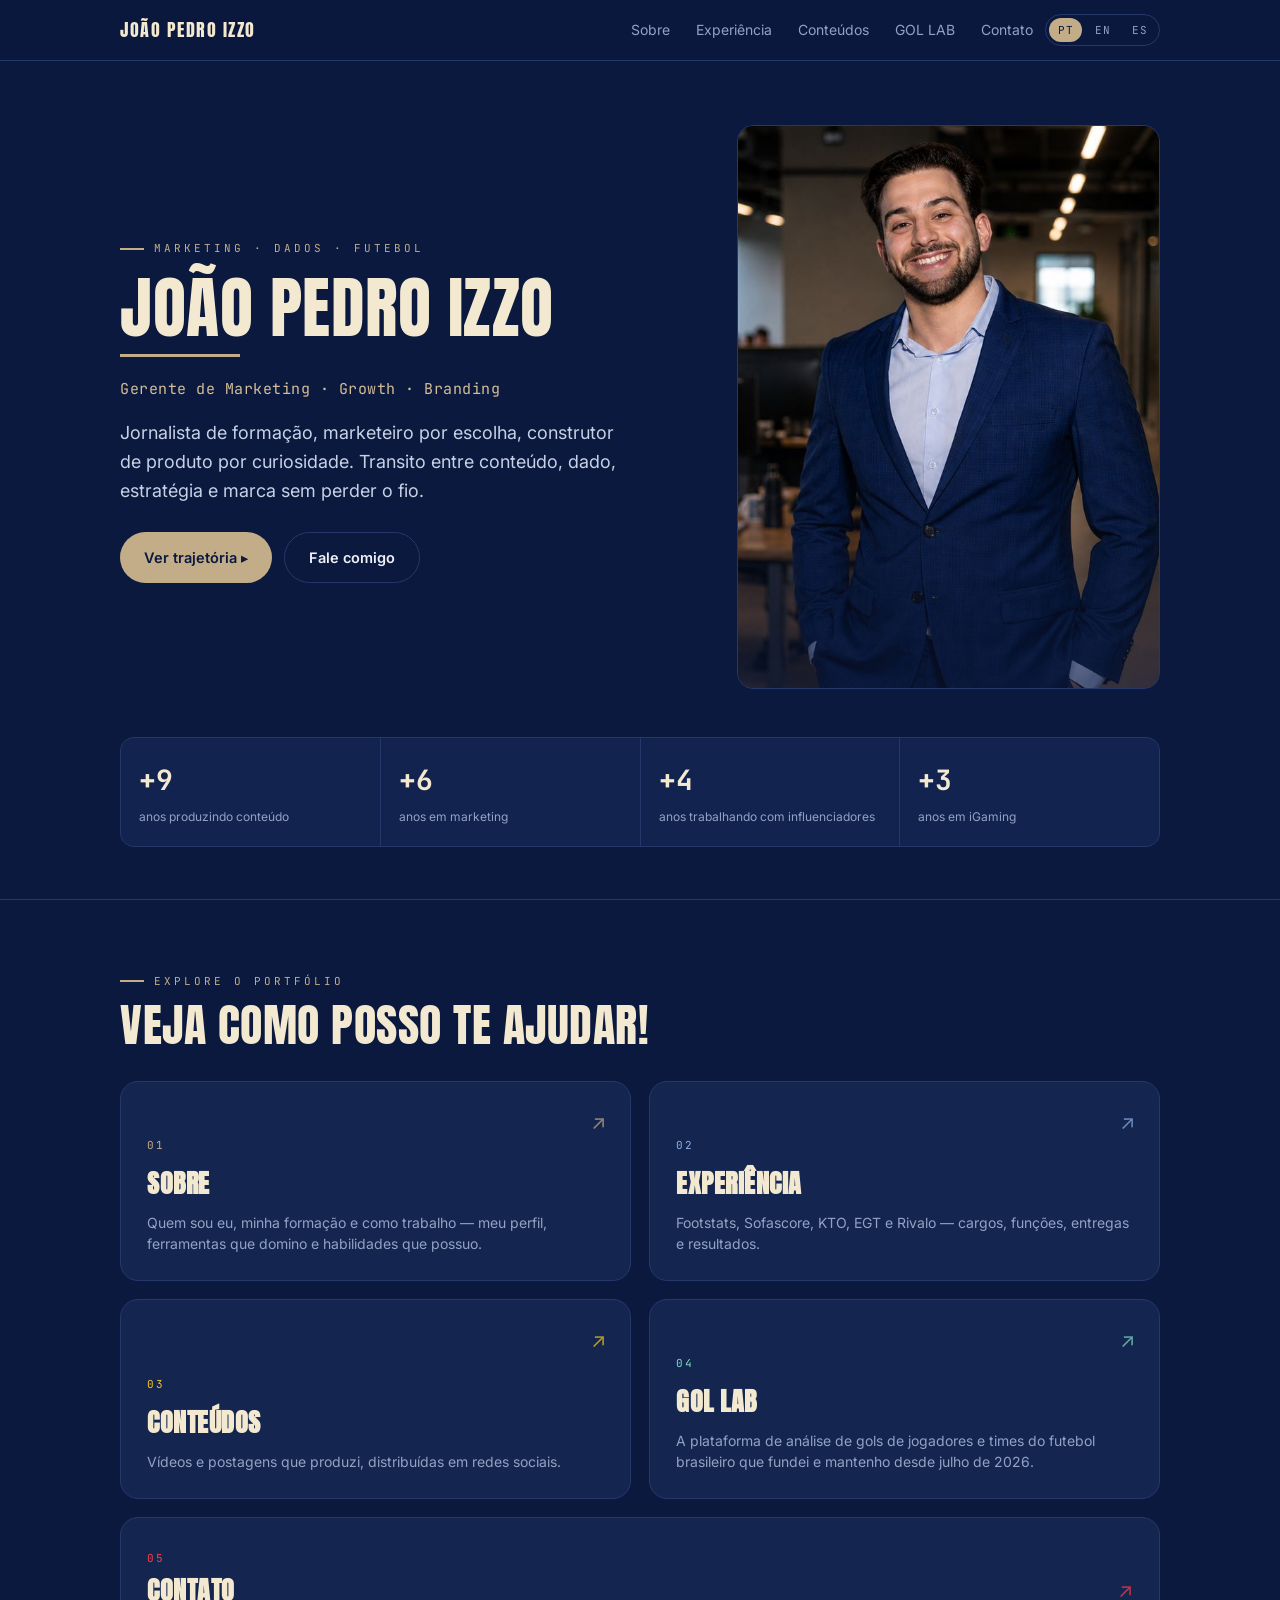
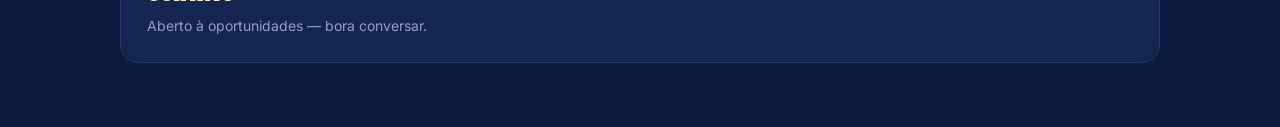
<file: index.html>
<!DOCTYPE html>
<html lang="pt">
<head>
<meta charset="UTF-8">
<meta name="viewport" content="width=device-width, initial-scale=1">
<title>João Pedro Izzo — Portfólio</title>
<link rel="icon" type="image/png" sizes="32x32" href="img/favicon-32.png">
<link rel="apple-touch-icon" sizes="180x180" href="img/favicon-180.png">
<link rel="preconnect" href="https://fonts.googleapis.com">
<link rel="preconnect" href="https://fonts.gstatic.com" crossorigin>
<link href="https://fonts.googleapis.com/css2?family=Anton&family=Inter:wght@400;500;600;700&family=JetBrains+Mono:wght@400;500&display=swap" rel="stylesheet">
<link rel="stylesheet" href="style.css">

</head>
<body id="top">
<header>
  <nav class="wrap">
    <a href="index.html" class="brand">JOÃO PEDRO IZZO</a>
    <div class="navlinks">
      <a href="sobre.html" data-i="nav_about">Sobre</a>
      <a href="experiencia.html" data-i="nav_journey">Experiência</a>
      <a href="conteudos.html" data-i="nav_content">Conteúdos</a>
      <a href="gollab.html">GOL LAB</a>
      <a href="contato.html" data-i="nav_contact">Contato</a>
    </div>
    <div class="langsel">
      <button data-lang="pt">PT</button>
      <button data-lang="en">EN</button>
      <button data-lang="es">ES</button>
    </div>
    <button class="menubtn" id="menubtn" aria-label="Menu">
      <svg width="26" height="26" viewBox="0 0 24 24" fill="none" stroke="currentColor" stroke-width="2"><line x1="4" y1="7" x2="20" y2="7"/><line x1="4" y1="12" x2="20" y2="12"/><line x1="4" y1="17" x2="20" y2="17"/></svg>
    </button>
  </nav>
  <div class="mobile-menu" id="mobileMenu">
    <a href="sobre.html" data-i="nav_about">Sobre</a>
    <a href="experiencia.html" data-i="nav_journey">Experiência</a>
    <a href="conteudos.html" data-i="nav_content">Conteúdos</a>
    <a href="gollab.html">GOL LAB</a>
    <a href="contato.html" data-i="nav_contact">Contato</a>
  </div>
</header>
<main>
  <section class="hero" style="border-top:none">
    <div class="wrap hero-grid">
      <div>
        <span class="eyebrow" data-i="hero_eyebrow">Marketing · Dados · Futebol</span>
        <h1 class="display name">João Pedro Izzo</h1>
        <div class="goldline"></div>
        <div class="role" data-i="hero_role">Gerente de Marketing · Growth · Branding</div>
        <p class="lede" data-i="hero_lede">Jornalista de formação, marketeiro por escolha, construtor de produto por curiosidade. Transito entre conteúdo, dado, estratégia e marca sem perder o fio.</p>
        <div class="hero-cta">
          <a class="btn btn-primary" href="experiencia.html" data-i="hero_cta1">Ver trajetória ▸</a>
          <a class="btn btn-ghost" href="contato.html" data-i="hero_cta2">Fale comigo</a>
        </div>
      </div>
      <div class="hero-photo"><img src="[data-uri]" alt="João Pedro Izzo"></div>
    </div>
    <div class="wrap">
      <div class="kpis reveal">
        <div class="kpi"><div class="n">+9</div><div class="l" data-i="kpi1">anos produzindo conteúdo</div></div>
        <div class="kpi"><div class="n">+6</div><div class="l" data-i="kpi2">anos em marketing</div></div>
        <div class="kpi"><div class="n">+4</div><div class="l" data-i="kpi3">anos trabalhando com influenciadores</div></div>
        <div class="kpi"><div class="n">+3</div><div class="l" data-i="kpi4">anos em iGaming</div></div>
      </div>
    </div>
  </section>

  <section>
    <div class="wrap">
      <div class="sec-head reveal">
        <span class="eyebrow" data-i="home_explore_eyebrow">Explore o portfólio</span>
        <h2 class="display" data-i="home_explore_title">Por onde quer começar?</h2>
      </div>
      <div class="blockgrid reveal">
        <a class="blockcard" href="sobre.html" style="--accent:var(--gold)">
          <span class="bc-arrow">↗</span><span class="bc-eyebrow">01</span>
          <h3 data-i="bl_about_t">Sobre</h3>
          <p data-i="bl_about_d">Quem sou, minha formação e como trabalho.</p>
        </a>
        <a class="blockcard" href="experiencia.html" style="--accent:var(--riv)">
          <span class="bc-arrow">↗</span><span class="bc-eyebrow">02</span>
          <h3 data-i="bl_exp_t">Experiência</h3>
          <p data-i="bl_exp_d">Footstats, Sofascore, KTO, EGT e Rivalo.</p>
        </a>
        <a class="blockcard" href="conteudos.html" style="--accent:var(--foot)">
          <span class="bc-arrow">↗</span><span class="bc-eyebrow">03</span>
          <h3 data-i="bl_content_t">Conteúdos</h3>
          <p data-i="bl_content_d">Vídeos e posts que produzi.</p>
        </a>
        <a class="blockcard" href="gollab.html" style="--accent:var(--egt)">
          <span class="bc-arrow">↗</span><span class="bc-eyebrow">04</span>
          <h3 data-i="bl_gollab_t">GOL LAB</h3>
          <p data-i="bl_gollab_d">A plataforma de Goal Intelligence que fundei.</p>
        </a>
        <a class="blockcard wide" href="contato.html" style="--accent:var(--kto)">
          <div><span class="bc-eyebrow">05</span><h3 data-i="bl_contact_t">Contato</h3><p data-i="bl_contact_d">Aberto à oportunidades — bora conversar.</p></div>
          <span class="bc-arrow" style="position:static">↗</span>
        </a>
      </div>
    </div>
  </section>
</main>
<script src="data.js"></script>
<script src="app.js"></script>
</body>
</html>
</file>
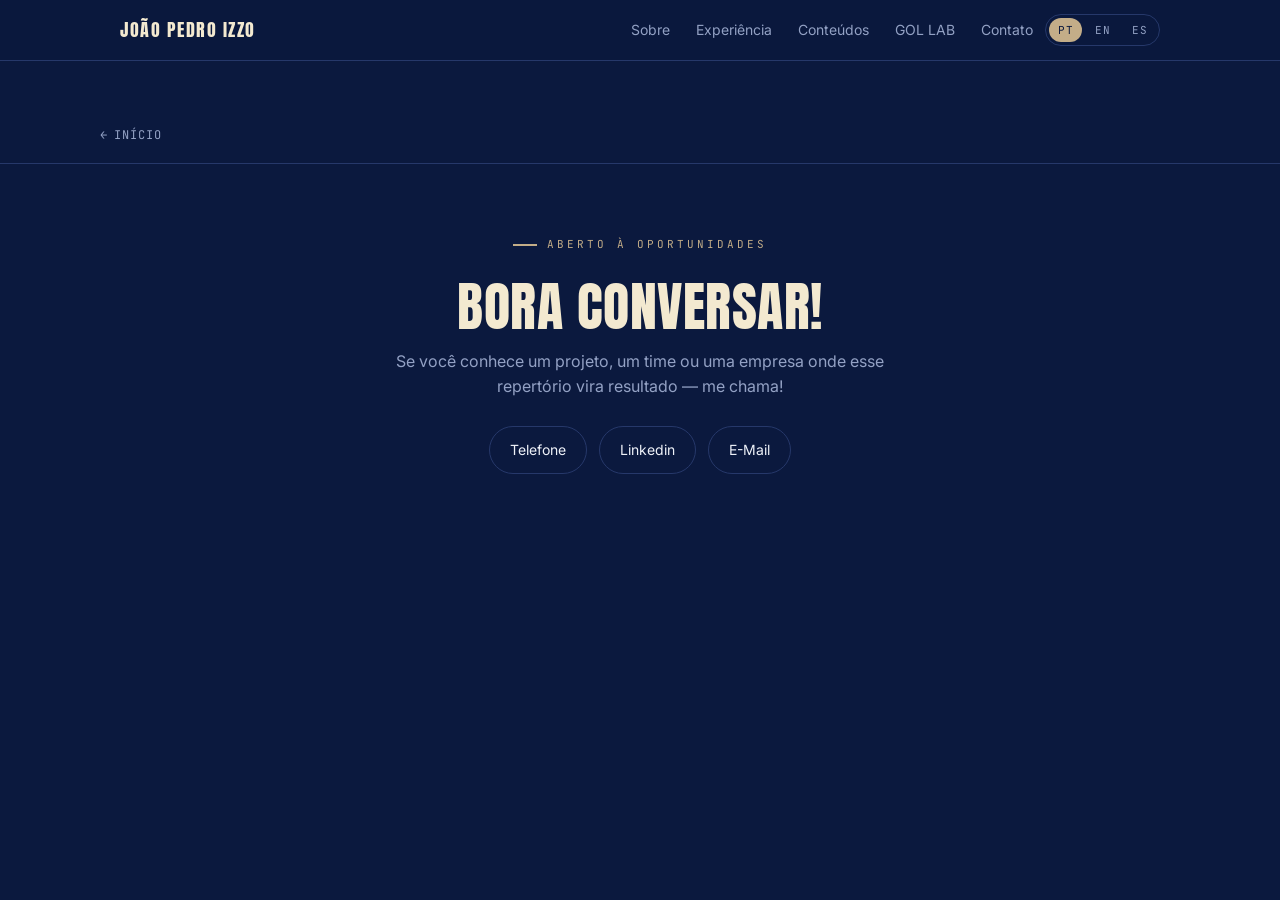
<file: contato.html>
<!DOCTYPE html>
<html lang="pt">
<head>
<meta charset="UTF-8">
<meta name="viewport" content="width=device-width, initial-scale=1">
<title>Contato — João Pedro Izzo</title>
<link rel="icon" type="image/png" sizes="32x32" href="img/favicon-32.png">
<link rel="apple-touch-icon" sizes="180x180" href="img/favicon-180.png">
<link rel="preconnect" href="https://fonts.googleapis.com">
<link rel="preconnect" href="https://fonts.gstatic.com" crossorigin>
<link href="https://fonts.googleapis.com/css2?family=Anton&family=Inter:wght@400;500;600;700&family=JetBrains+Mono:wght@400;500&display=swap" rel="stylesheet">
<link rel="stylesheet" href="style.css">

</head>
<body id="top">
<header>
  <nav class="wrap">
    <a href="index.html" class="brand">JOÃO PEDRO IZZO</a>
    <div class="navlinks">
      <a href="sobre.html" data-i="nav_about">Sobre</a>
      <a href="experiencia.html" data-i="nav_journey">Experiência</a>
      <a href="conteudos.html" data-i="nav_content">Conteúdos</a>
      <a href="gollab.html">GOL LAB</a>
      <a href="contato.html" class="active" data-i="nav_contact">Contato</a>
    </div>
    <div class="langsel">
      <button data-lang="pt">PT</button>
      <button data-lang="en">EN</button>
      <button data-lang="es">ES</button>
    </div>
    <button class="menubtn" id="menubtn" aria-label="Menu">
      <svg width="26" height="26" viewBox="0 0 24 24" fill="none" stroke="currentColor" stroke-width="2"><line x1="4" y1="7" x2="20" y2="7"/><line x1="4" y1="12" x2="20" y2="12"/><line x1="4" y1="17" x2="20" y2="17"/></svg>
    </button>
  </nav>
  <div class="mobile-menu" id="mobileMenu">
    <a href="sobre.html" data-i="nav_about">Sobre</a>
    <a href="experiencia.html" data-i="nav_journey">Experiência</a>
    <a href="conteudos.html" data-i="nav_content">Conteúdos</a>
    <a href="gollab.html">GOL LAB</a>
    <a href="contato.html" data-i="nav_contact">Contato</a>
  </div>
</header>
<main>
  <div class="wrap page-head reveal">
    <a class="back-link" href="index.html">← <span data-i="back_home">Início</span></a>
  </div>
  <section id="contato">
    <div class="wrap contact">
      <span class="eyebrow" style="justify-content:center" data-i="contact_eyebrow">Aberto à oportunidades</span>
      <h2 class="display" data-i="contact_title">Bora conversar!</h2>
      <p data-i="contact_sub">Se você conhece um projeto, um time ou uma empresa onde esse repertório vira resultado — me chama!</p>
      <div class="social">
        <a class="wa" href="https://wa.me/5511945691002" target="_blank" rel="noopener">Telefone</a>
        <a href="https://www.linkedin.com/in/joãopedroizzo" target="_blank" rel="noopener">Linkedin</a>
        <a href="mailto:joaoizzo97@gmail.com">E-Mail</a>
      </div>
    </div>
  </section>
</main>
<script src="data.js"></script>
<script src="app.js"></script>
</body>
</html>
</file>
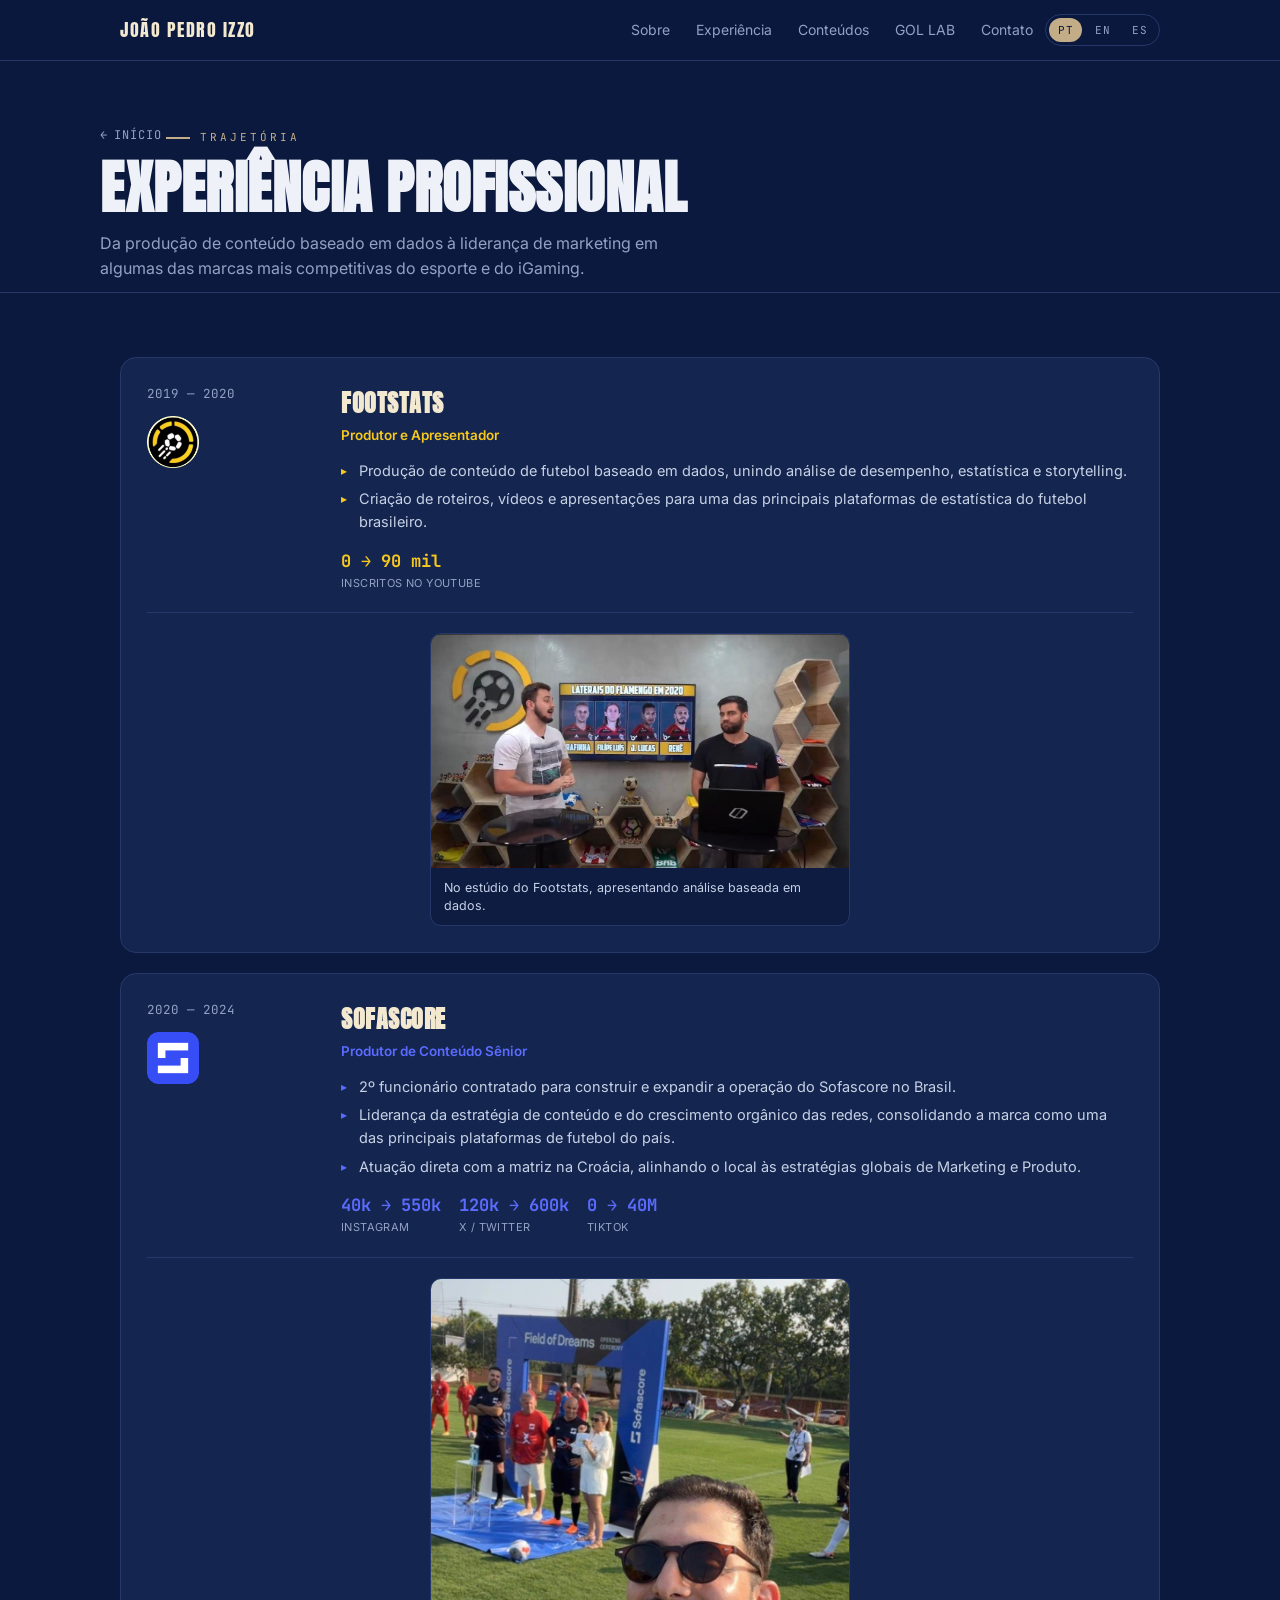
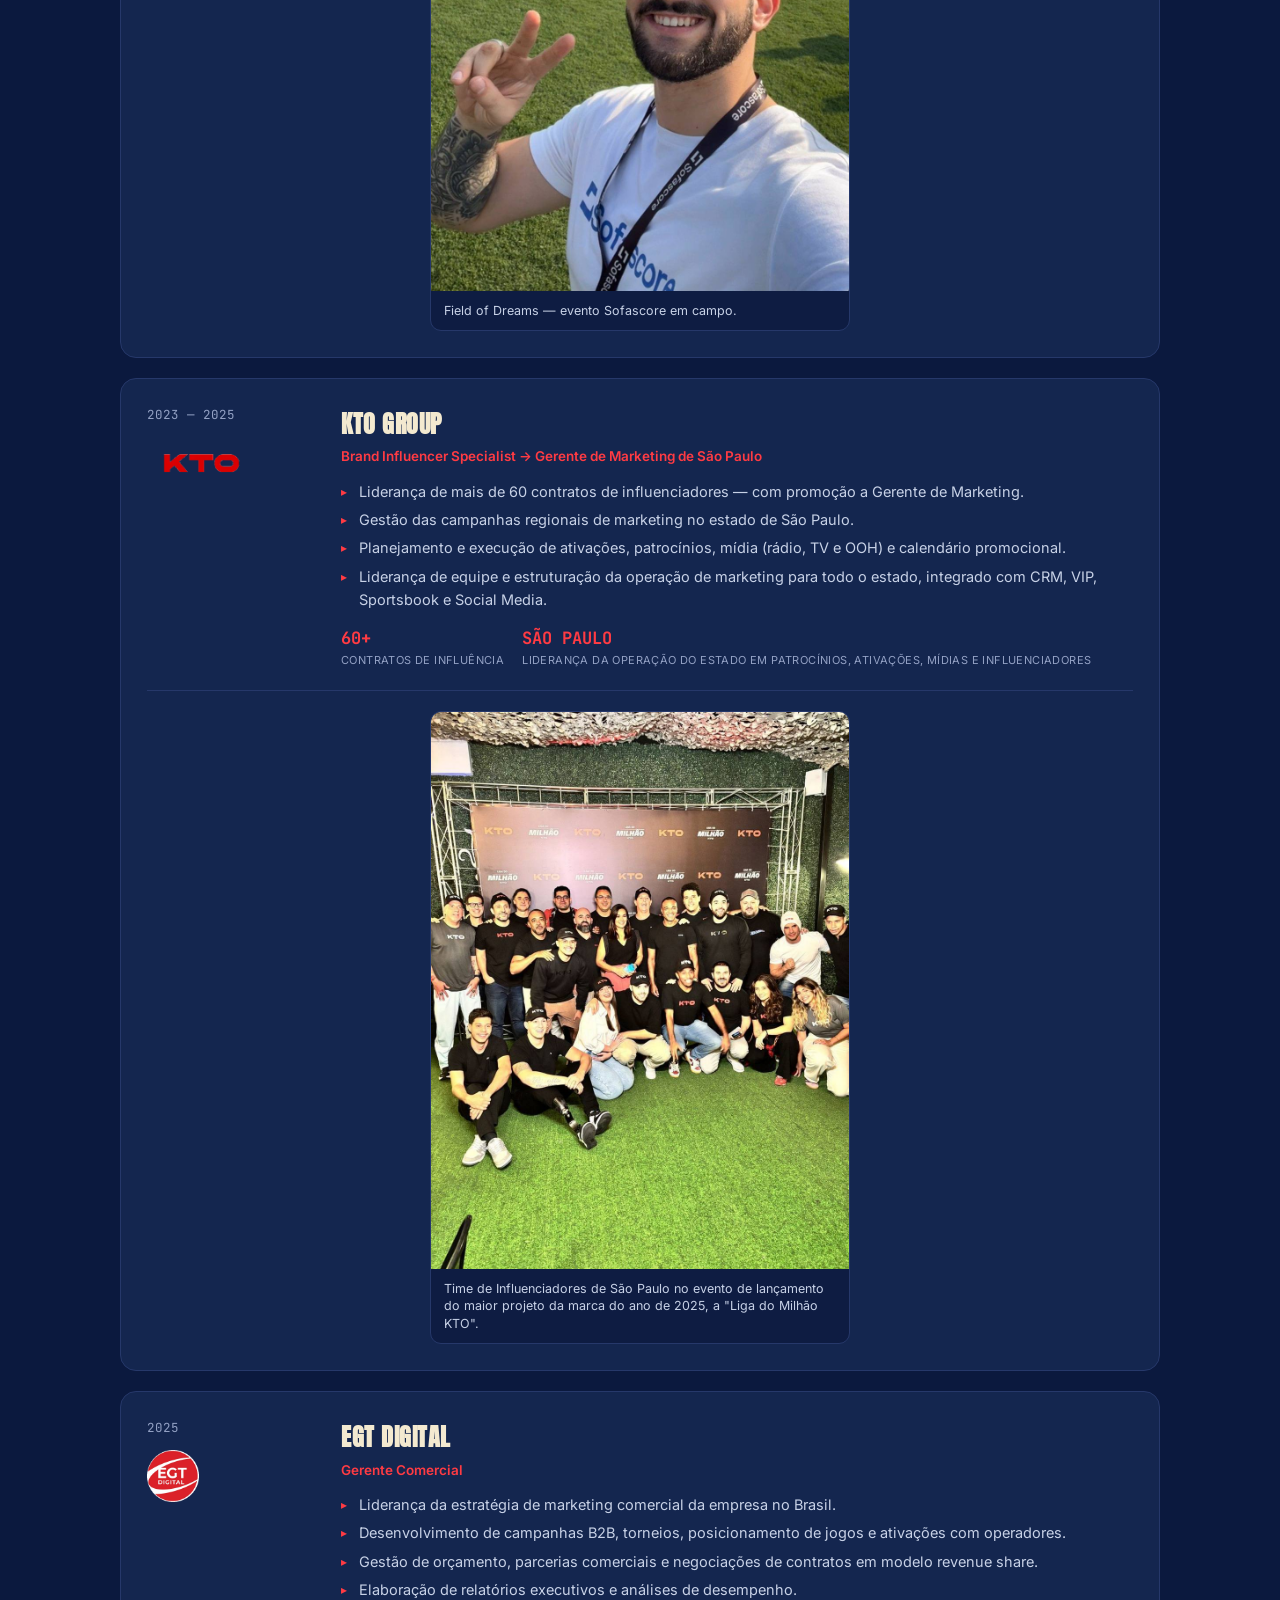
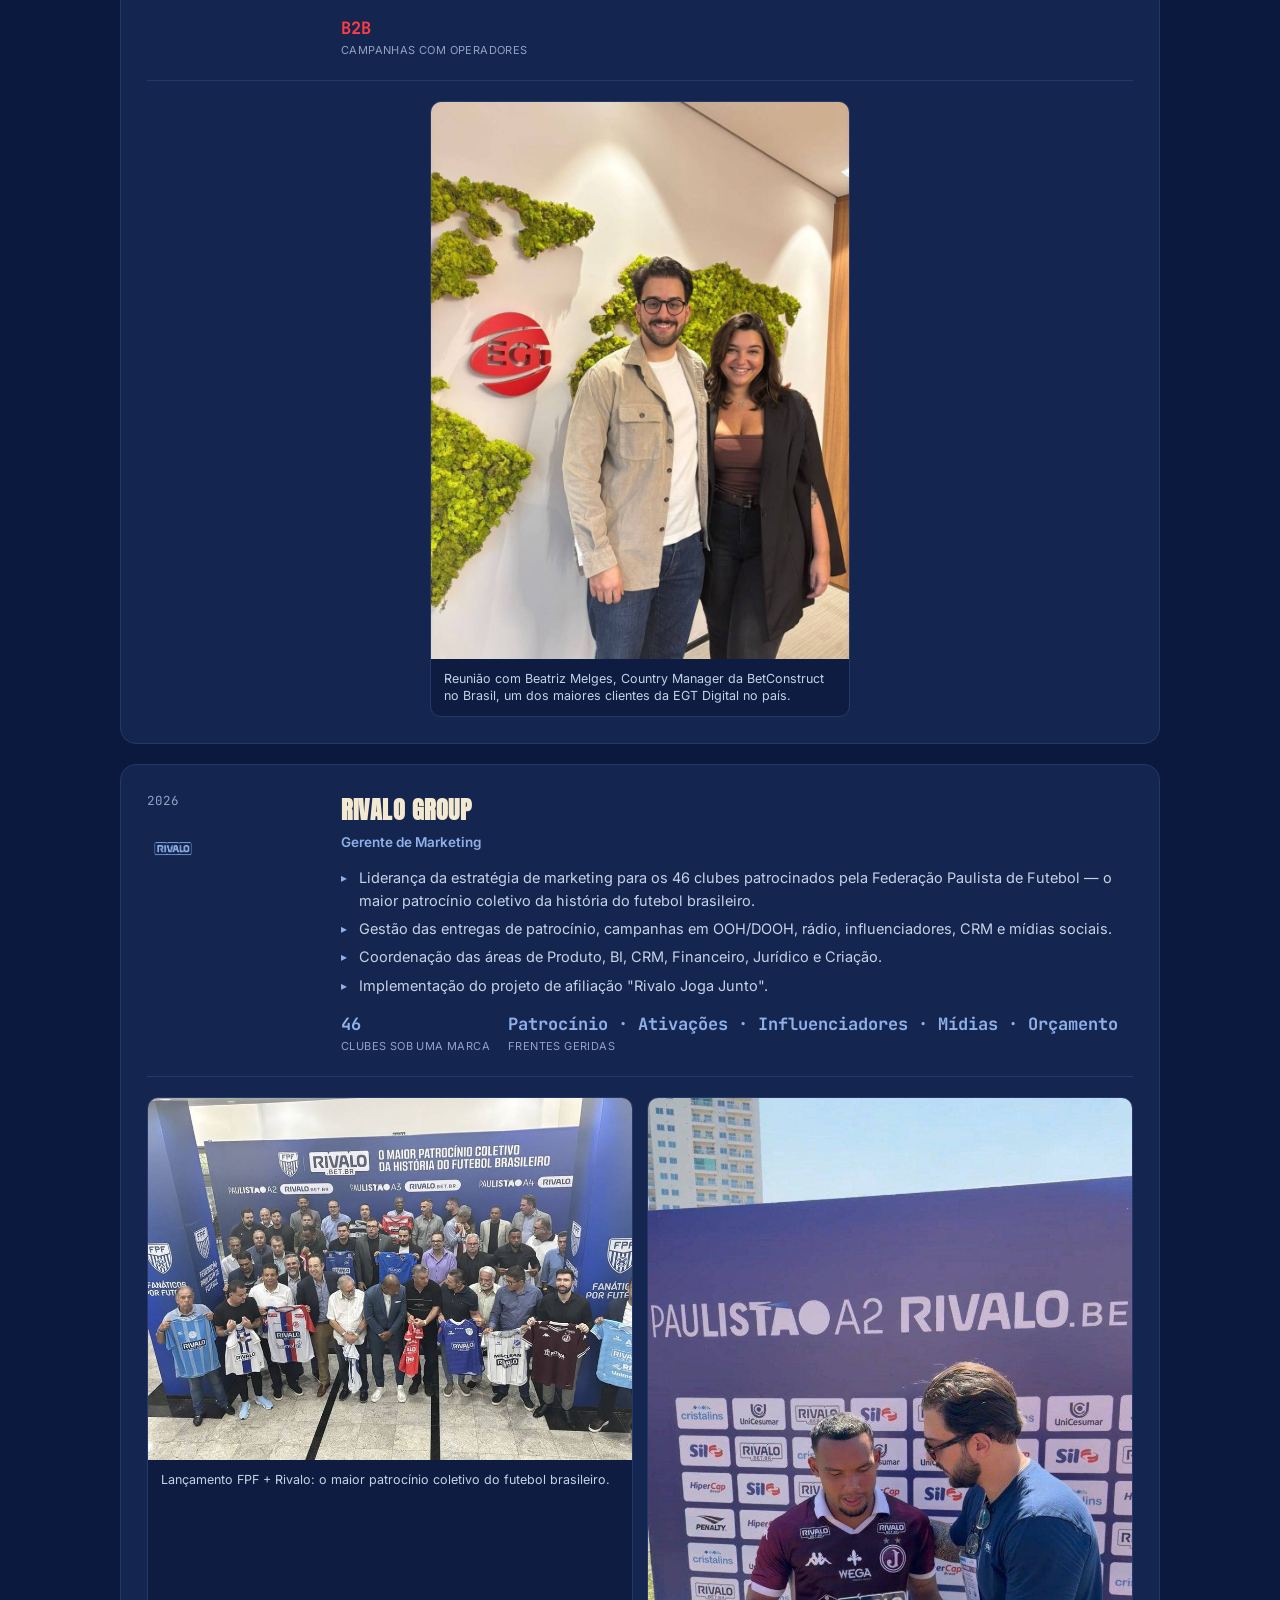
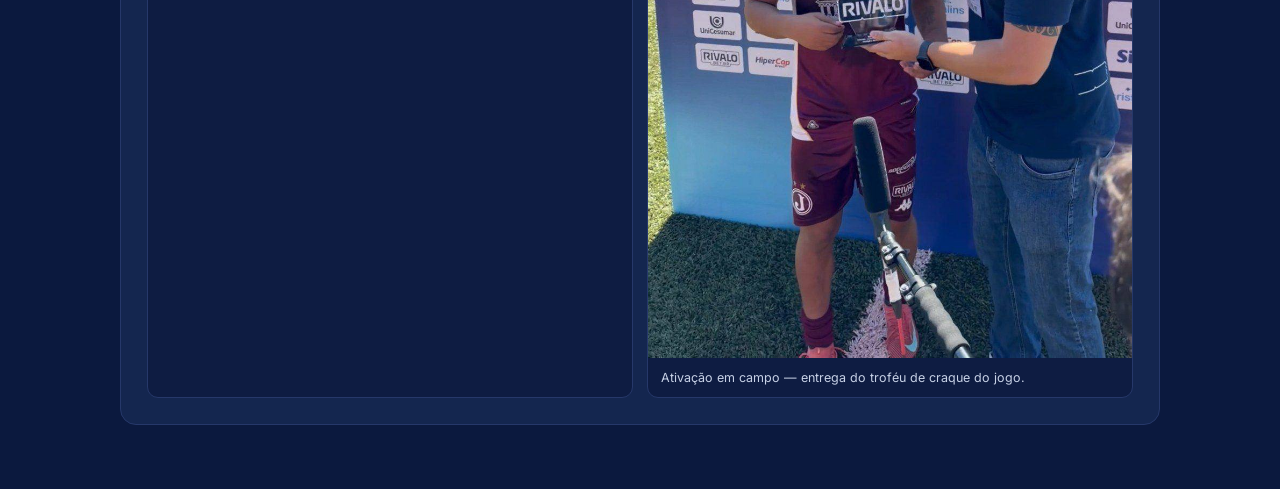
<file: experiencia.html>
<!DOCTYPE html>
<html lang="pt">
<head>
<meta charset="UTF-8">
<meta name="viewport" content="width=device-width, initial-scale=1">
<title>Experiência — João Pedro Izzo</title>
<link rel="icon" type="image/png" sizes="32x32" href="img/favicon-32.png">
<link rel="apple-touch-icon" sizes="180x180" href="img/favicon-180.png">
<link rel="preconnect" href="https://fonts.googleapis.com">
<link rel="preconnect" href="https://fonts.gstatic.com" crossorigin>
<link href="https://fonts.googleapis.com/css2?family=Anton&family=Inter:wght@400;500;600;700&family=JetBrains+Mono:wght@400;500&display=swap" rel="stylesheet">
<link rel="stylesheet" href="style.css">

</head>
<body id="top">
<header>
  <nav class="wrap">
    <a href="index.html" class="brand">JOÃO PEDRO IZZO</a>
    <div class="navlinks">
      <a href="sobre.html" data-i="nav_about">Sobre</a>
      <a href="experiencia.html" class="active" data-i="nav_journey">Experiência</a>
      <a href="conteudos.html" data-i="nav_content">Conteúdos</a>
      <a href="gollab.html">GOL LAB</a>
      <a href="contato.html" data-i="nav_contact">Contato</a>
    </div>
    <div class="langsel">
      <button data-lang="pt">PT</button>
      <button data-lang="en">EN</button>
      <button data-lang="es">ES</button>
    </div>
    <button class="menubtn" id="menubtn" aria-label="Menu">
      <svg width="26" height="26" viewBox="0 0 24 24" fill="none" stroke="currentColor" stroke-width="2"><line x1="4" y1="7" x2="20" y2="7"/><line x1="4" y1="12" x2="20" y2="12"/><line x1="4" y1="17" x2="20" y2="17"/></svg>
    </button>
  </nav>
  <div class="mobile-menu" id="mobileMenu">
    <a href="sobre.html" data-i="nav_about">Sobre</a>
    <a href="experiencia.html" data-i="nav_journey">Experiência</a>
    <a href="conteudos.html" data-i="nav_content">Conteúdos</a>
    <a href="gollab.html">GOL LAB</a>
    <a href="contato.html" data-i="nav_contact">Contato</a>
  </div>
</header>
<main>
  <div class="wrap page-head reveal">
    <a class="back-link" href="index.html">← <span data-i="back_home">Início</span></a>
    <span class="eyebrow" data-i="journey_eyebrow">Trajetória</span>
    <h1 data-i="journey_title">Experiência profissional</h1>
    <p data-i="exp_page_sub">Da produção de conteúdo baseado em dados à liderança de marketing em algumas das marcas mais competitivas do esporte e do iGaming.</p>
  </div>
  <section>
    <div class="wrap">
      <div class="timeline" id="timeline"></div>
    </div>
  </section>
</main>
<script src="data.js"></script>
<script src="app.js"></script>
</body>
</html>
</file>
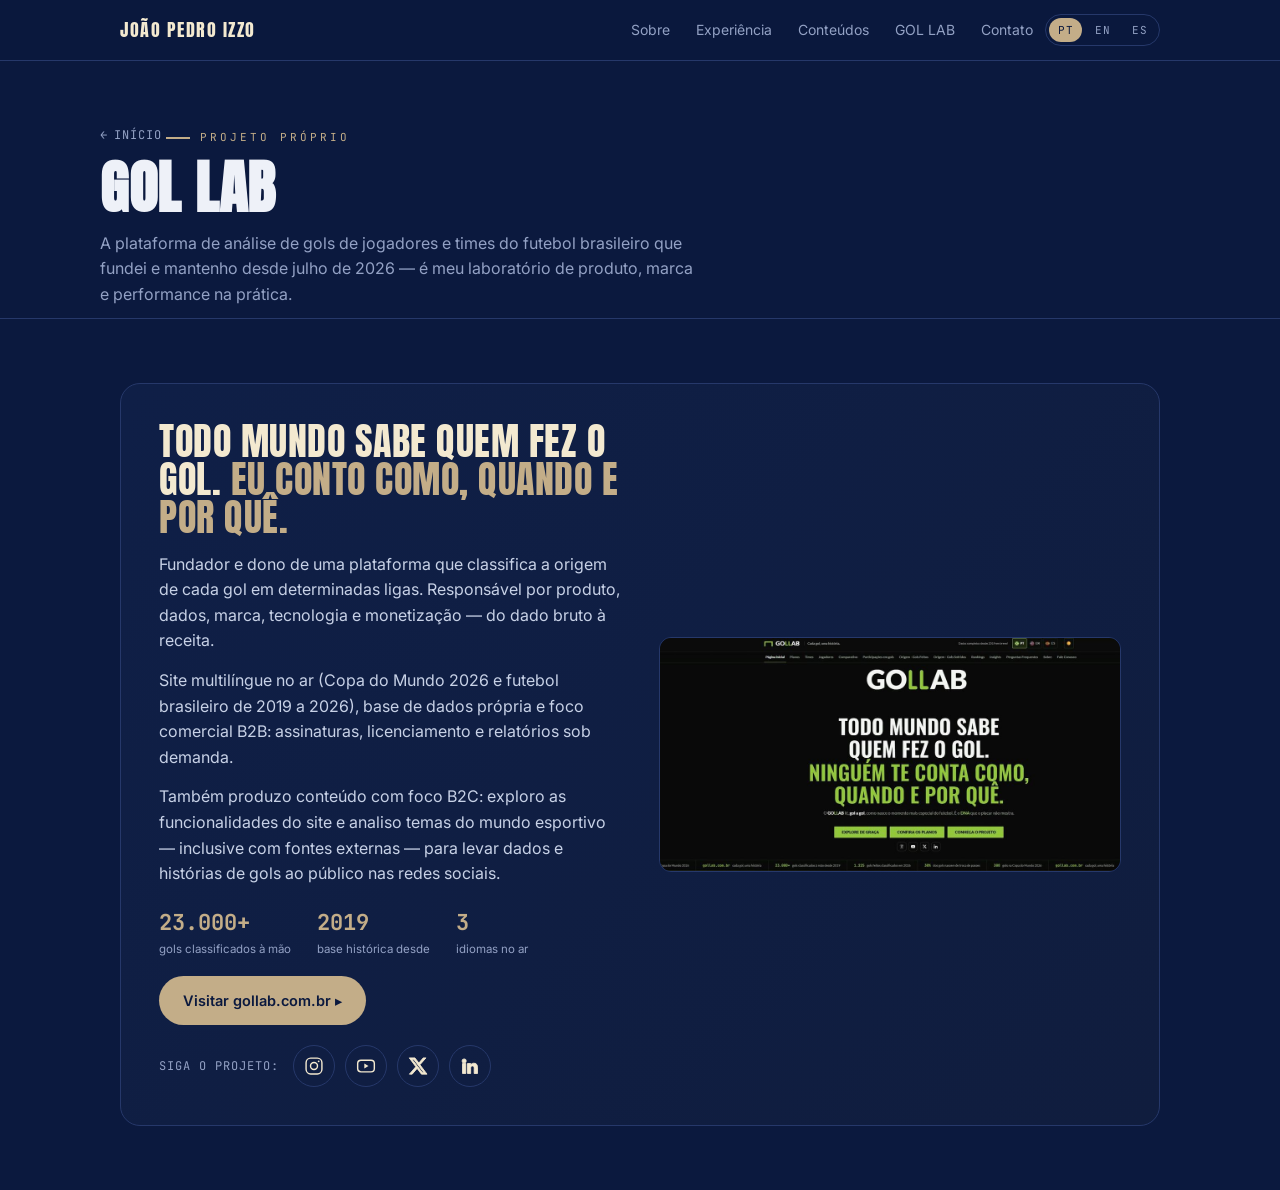
<file: gollab.html>
<!DOCTYPE html>
<html lang="pt">
<head>
<meta charset="UTF-8">
<meta name="viewport" content="width=device-width, initial-scale=1">
<title>GOL LAB — João Pedro Izzo</title>
<link rel="icon" type="image/png" sizes="32x32" href="img/favicon-32.png">
<link rel="apple-touch-icon" sizes="180x180" href="img/favicon-180.png">
<link rel="preconnect" href="https://fonts.googleapis.com">
<link rel="preconnect" href="https://fonts.gstatic.com" crossorigin>
<link href="https://fonts.googleapis.com/css2?family=Anton&family=Inter:wght@400;500;600;700&family=JetBrains+Mono:wght@400;500&display=swap" rel="stylesheet">
<link rel="stylesheet" href="style.css">

</head>
<body id="top">
<header>
  <nav class="wrap">
    <a href="index.html" class="brand">JOÃO PEDRO IZZO</a>
    <div class="navlinks">
      <a href="sobre.html" data-i="nav_about">Sobre</a>
      <a href="experiencia.html" data-i="nav_journey">Experiência</a>
      <a href="conteudos.html" data-i="nav_content">Conteúdos</a>
      <a href="gollab.html" class="active">GOL LAB</a>
      <a href="contato.html" data-i="nav_contact">Contato</a>
    </div>
    <div class="langsel">
      <button data-lang="pt">PT</button>
      <button data-lang="en">EN</button>
      <button data-lang="es">ES</button>
    </div>
    <button class="menubtn" id="menubtn" aria-label="Menu">
      <svg width="26" height="26" viewBox="0 0 24 24" fill="none" stroke="currentColor" stroke-width="2"><line x1="4" y1="7" x2="20" y2="7"/><line x1="4" y1="12" x2="20" y2="12"/><line x1="4" y1="17" x2="20" y2="17"/></svg>
    </button>
  </nav>
  <div class="mobile-menu" id="mobileMenu">
    <a href="sobre.html" data-i="nav_about">Sobre</a>
    <a href="experiencia.html" data-i="nav_journey">Experiência</a>
    <a href="conteudos.html" data-i="nav_content">Conteúdos</a>
    <a href="gollab.html">GOL LAB</a>
    <a href="contato.html" data-i="nav_contact">Contato</a>
  </div>
</header>
<main>
  <div class="wrap page-head reveal">
    <a class="back-link" href="index.html">← <span data-i="back_home">Início</span></a>
    <span class="eyebrow" data-i="gollab_eyebrow">Projeto próprio</span>
    <h1>GOL LAB</h1>
    <p data-i="gollab_sub">A plataforma de Goal Intelligence que fundei e sou dono — é meu laboratório de produto, marca e performance na prática.</p>
  </div>
  <section>
    <div class="wrap">
      <div class="feature reveal">
      <div>
        <h3 data-i="gollab_h">Todo mundo sabe quem fez o gol. <span class="g">Eu conto como, quando e por quê.</span></h3>
        <p data-i="gollab_p1">Fundador e dono de uma plataforma que classifica a origem de cada gol em determinadas ligas. Responsável por produto, dados, marca, tecnologia e monetização — do dado bruto à receita.</p>
        <p data-i="gollab_p2">Site multilíngue no ar (Copa do Mundo 2026 e futebol brasileiro de 2019 a 2026), base de dados própria e foco comercial B2B: assinaturas, licenciamento e relatórios sob demanda.</p>
        <p data-i="gollab_p3">Também produzo conteúdo com foco B2C: exploro as funcionalidades do site e analiso temas do mundo esportivo — inclusive com fontes externas — para levar dados e histórias de gols ao público nas redes sociais.</p>
        <div class="metrics">
          <div><div class="mn">23.000+</div><div class="ml" data-i="gollab_m1">gols classificados à mão</div></div>
          <div><div class="mn">2019</div><div class="ml" data-i="gollab_m2">base histórica desde</div></div>
          <div><div class="mn">3</div><div class="ml" data-i="gollab_m3">idiomas no ar</div></div>
        </div>
        <a class="btn btn-primary" href="https://gollab.com.br" target="_blank" rel="noopener" data-i="gollab_cta">Visitar gollab.com.br ▸</a>
        <div class="gollab-social">
          <span class="gs-label" data-i="gollab_social">Siga o projeto:</span>
          <div class="gs-icons">
            <a href="https://instagram.com/gollab.com.br" target="_blank" rel="noopener" aria-label="Instagram"><svg viewBox="0 0 24 24" fill="none" stroke-width="1.7"><rect x="2.5" y="2.5" width="19" height="19" rx="5.5"/><circle cx="12" cy="12" r="4.2"/><circle cx="17.6" cy="6.4" r="1.1" fill="currentColor" stroke="none"/></svg></a>
            <a href="https://www.youtube.com/@gollabcombr" target="_blank" rel="noopener" aria-label="YouTube"><svg viewBox="0 0 24 24" fill="none" stroke-width="1.7"><rect x="2" y="5" width="20" height="14" rx="4"/><path d="M10 9l5 3-5 3z" fill="currentColor" stroke="none"/></svg></a>
            <a href="https://x.com/gollabcombr" target="_blank" rel="noopener" aria-label="X"><svg viewBox="0 0 24 24" fill="currentColor" stroke="none"><path d="M18.24 2.25h3.31l-7.23 8.26 8.5 11.24h-6.65l-5.21-6.82-5.96 6.82H1.68l7.73-8.84L1.5 2.25h6.82l4.71 6.23zm-1.16 17.52h1.83L7.02 4.13H5.06z"/></svg></a>
            <a href="https://www.linkedin.com/company/gollab" target="_blank" rel="noopener" aria-label="LinkedIn"><svg viewBox="0 0 24 24" fill="currentColor" stroke="none"><path d="M4.98 3.5a2.5 2.5 0 1 1 0 5 2.5 2.5 0 0 1 0-5zM3 9h4v12H3zM9 9h3.8v1.7h.05c.53-1 1.83-2.05 3.77-2.05C20.4 8.65 21 11.2 21 14.3V21h-4v-5.9c0-1.4-.03-3.2-1.95-3.2-1.96 0-2.26 1.53-2.26 3.1V21H9z"/></svg></a>
          </div>
        </div>
      </div>
      <div class="shot"><img src="[data-uri]" alt="GOL LAB"></div>
    </div>
    </div>
  </section>
</main>
<script src="data.js"></script>
<script src="app.js"></script>
</body>
</html>
</file>
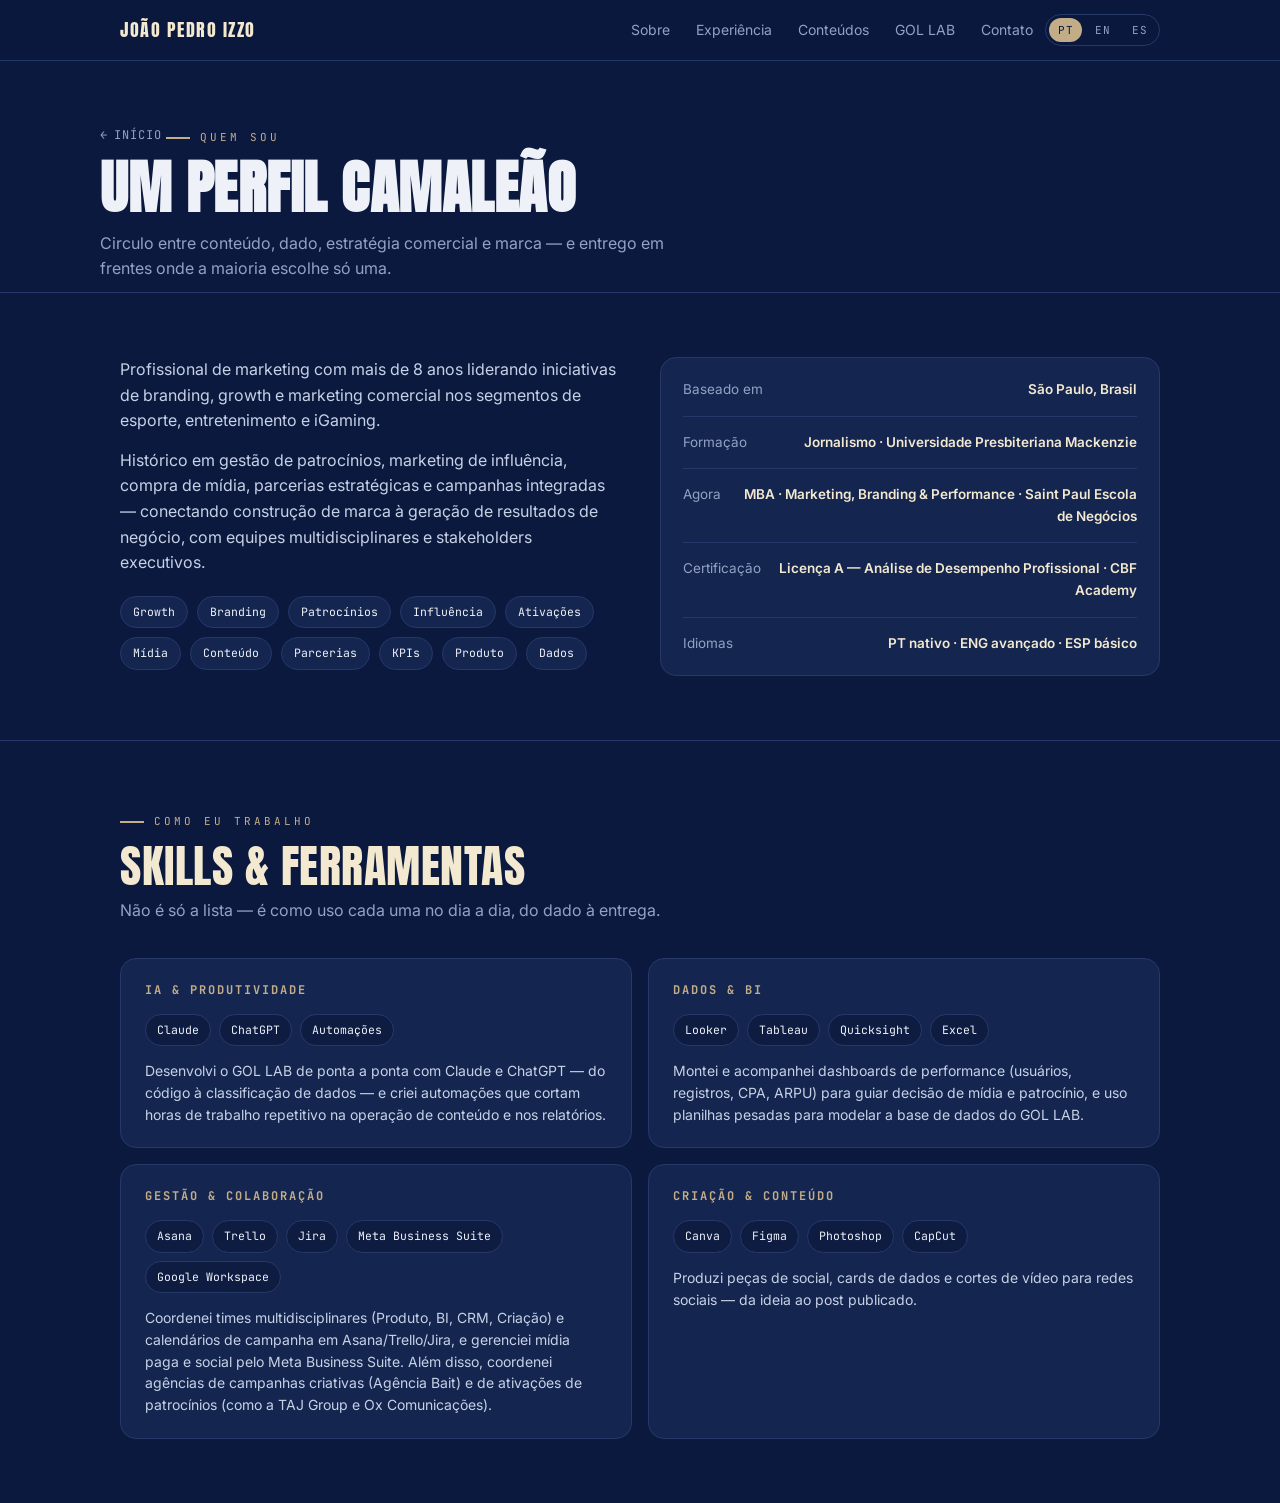
<file: sobre.html>
<!DOCTYPE html>
<html lang="pt">
<head>
<meta charset="UTF-8">
<meta name="viewport" content="width=device-width, initial-scale=1">
<title>Sobre — João Pedro Izzo</title>
<link rel="icon" type="image/png" sizes="32x32" href="img/favicon-32.png">
<link rel="apple-touch-icon" sizes="180x180" href="img/favicon-180.png">
<link rel="preconnect" href="https://fonts.googleapis.com">
<link rel="preconnect" href="https://fonts.gstatic.com" crossorigin>
<link href="https://fonts.googleapis.com/css2?family=Anton&family=Inter:wght@400;500;600;700&family=JetBrains+Mono:wght@400;500&display=swap" rel="stylesheet">
<link rel="stylesheet" href="style.css">

</head>
<body id="top">
<header>
  <nav class="wrap">
    <a href="index.html" class="brand">JOÃO PEDRO IZZO</a>
    <div class="navlinks">
      <a href="sobre.html" class="active" data-i="nav_about">Sobre</a>
      <a href="experiencia.html" data-i="nav_journey">Experiência</a>
      <a href="conteudos.html" data-i="nav_content">Conteúdos</a>
      <a href="gollab.html">GOL LAB</a>
      <a href="contato.html" data-i="nav_contact">Contato</a>
    </div>
    <div class="langsel">
      <button data-lang="pt">PT</button>
      <button data-lang="en">EN</button>
      <button data-lang="es">ES</button>
    </div>
    <button class="menubtn" id="menubtn" aria-label="Menu">
      <svg width="26" height="26" viewBox="0 0 24 24" fill="none" stroke="currentColor" stroke-width="2"><line x1="4" y1="7" x2="20" y2="7"/><line x1="4" y1="12" x2="20" y2="12"/><line x1="4" y1="17" x2="20" y2="17"/></svg>
    </button>
  </nav>
  <div class="mobile-menu" id="mobileMenu">
    <a href="sobre.html" data-i="nav_about">Sobre</a>
    <a href="experiencia.html" data-i="nav_journey">Experiência</a>
    <a href="conteudos.html" data-i="nav_content">Conteúdos</a>
    <a href="gollab.html">GOL LAB</a>
    <a href="contato.html" data-i="nav_contact">Contato</a>
  </div>
</header>
<main>
  <div class="wrap page-head reveal">
    <a class="back-link" href="index.html">← <span data-i="back_home">Início</span></a>
    <span class="eyebrow" data-i="about_eyebrow">Quem sou</span>
    <h1 data-i="about_title">Um perfil camaleão</h1>
    <p data-i="about_sub">Circulo entre conteúdo, dado, estratégia comercial e marca — e entrego em frentes onde a maioria escolhe só uma.</p>
  </div>
  <section>
    <div class="wrap">
      <div class="about reveal">
        <div>
          <p data-i="about_p1">Profissional de marketing com mais de 8 anos liderando iniciativas de branding, growth e marketing comercial nos segmentos de esporte, entretenimento e iGaming.</p>
          <p data-i="about_p2">Histórico em gestão de patrocínios, marketing de influência, compra de mídia, parcerias estratégicas e campanhas integradas — conectando construção de marca à geração de resultados de negócio, com equipes multidisciplinares e stakeholders executivos.</p>
          <div class="tags">
            <span class="tag">Growth</span><span class="tag">Branding</span><span class="tag" data-i="t_spons">Patrocínios</span>
            <span class="tag" data-i="t_infl">Influência</span><span class="tag" data-i="t_activ">Ativações</span><span class="tag" data-i="t_media">Mídia</span>
            <span class="tag" data-i="t_content">Conteúdo</span><span class="tag" data-i="t_partner">Parcerias</span><span class="tag" data-i="t_kpi">KPIs</span>
            <span class="tag" data-i="t_product">Produto</span><span class="tag" data-i="t_data">Dados</span>
          </div>
        </div>
        <div class="facts">
          <div class="fact"><span class="k" data-i="f_base">Baseado em</span><span class="v">São Paulo, Brasil</span></div>
          <div class="fact"><span class="k" data-i="f_edu">Formação</span><span class="v" data-i="f_edu_v">Jornalismo · Universidade Presbiteriana Mackenzie</span></div>
          <div class="fact"><span class="k" data-i="f_now">Agora</span><span class="v" data-i="f_now_v">MBA · Marketing, Branding & Performance · Saint Paul Escola de Negócios</span></div>
          <div class="fact"><span class="k" data-i="f_cert">Certificação</span><span class="v" data-i="f_cert_v">Licença A — Análise de Desempenho Profissional · CBF Academy</span></div>
          <div class="fact"><span class="k" data-i="f_lang">Idiomas</span><span class="v" data-i="f_lang_v">PT nativo · ENG avançado · ESP básico</span></div>
        </div>
      </div>
    </div>
  </section>
  
<section id="skills">
  <div class="wrap">
    <div class="sec-head reveal">
      <span class="eyebrow" data-i="skills_eyebrow">Como eu trabalho</span>
      <h2 class="display" data-i="skills_title">Skills & Ferramentas</h2>
      <p data-i="skills_sub">Não é só a lista — é como uso cada uma no dia a dia, do dado à entrega.</p>
    </div>
    <div class="skillgrid reveal" id="skillgrid"></div>
  </div>
</section>
</main>
<script src="data.js"></script>
<script src="app.js"></script>
</body>
</html>
</file>
<file: style.css>
:root{
  --navy:#0B193E; --navy2:#12234F; --navy3:#0e1c42; --card:#14264f; --line:#26386a;
  --cream:#F3E9D0; --ink:#eef1f8; --muted:#93a1c4; --gold:#C3AD88; --gold-b:#d4bd97;
  --foot:#f7c81e; --sofa:#5b6bff; --kto:#ff3b43; --egt:#7ce0c0; --riv:#8fb0e8;
}
*{box-sizing:border-box;margin:0;padding:0}
html{scroll-behavior:smooth}
body{background:var(--navy);color:var(--ink);font-family:'Inter',system-ui,sans-serif;line-height:1.6;-webkit-font-smoothing:antialiased;overflow-x:hidden}
a{color:inherit;text-decoration:none}
img{display:block;max-width:100%}
.wrap{max-width:1080px;margin:0 auto;padding:0 20px}
.mono{font-family:'JetBrains Mono',monospace}
.display{font-family:'Anton',sans-serif;font-weight:400;text-transform:uppercase;letter-spacing:.5px;line-height:.98}
.eyebrow{font-family:'JetBrains Mono',monospace;font-size:11px;letter-spacing:3px;text-transform:uppercase;color:var(--gold);display:inline-flex;align-items:center;gap:10px}
.eyebrow::before{content:"";width:24px;height:2px;background:var(--gold)}

header{position:sticky;top:0;z-index:50;background:rgba(11,25,62,.9);backdrop-filter:blur(10px);border-bottom:1px solid var(--line)}
nav{display:flex;align-items:center;justify-content:space-between;height:60px;gap:12px}
.brand{font-family:'Anton';font-size:18px;text-transform:uppercase;letter-spacing:1.5px;color:var(--cream);white-space:nowrap;text-decoration:none;cursor:pointer}
.brand:hover{color:var(--gold)}
.navlinks{display:flex;gap:26px;font-size:14px;color:var(--muted);margin-left:auto}
.navlinks a:hover{color:var(--cream)}
.langsel{display:flex;gap:4px;border:1px solid var(--line);border-radius:999px;padding:3px;position:relative;z-index:20}
.langsel button{font-family:'JetBrains Mono';font-size:11px;background:none;border:none;color:var(--muted);padding:5px 9px;border-radius:999px;cursor:pointer;letter-spacing:.5px}
.langsel button.active{background:var(--gold);color:var(--navy)}
.menubtn{display:none;background:none;border:none;color:var(--cream);cursor:pointer}
.mobile-menu{display:none;flex-direction:column;background:var(--navy2);border-bottom:1px solid var(--line)}
.mobile-menu a{padding:14px 20px;border-top:1px solid var(--line);color:var(--muted);font-size:15px}
.mobile-menu.open{display:flex}

.hero{position:relative;padding:64px 0 52px}
.hero-grid{display:grid;grid-template-columns:1.15fr .85fr;gap:44px;align-items:center}
.hero .name{font-size:clamp(38px,7vw,68px);color:var(--cream);margin:16px 0 8px}
.hero .goldline{width:120px;height:3px;background:var(--gold);margin:14px 0 20px}
.hero .role{font-size:15px;color:var(--gold-b);font-family:'JetBrains Mono';letter-spacing:.5px;margin-bottom:18px}
.lede{font-size:18px;color:#c7d1e6;max-width:46ch}
.hero-cta{display:flex;gap:12px;margin-top:26px;flex-wrap:wrap}
.btn{display:inline-flex;align-items:center;gap:9px;padding:13px 24px;border-radius:999px;font-weight:600;font-size:14.5px;transition:.2s;cursor:pointer}
.btn-primary{background:var(--gold);color:var(--navy)}
.gollab-social{display:flex;align-items:center;gap:14px;margin-top:20px;flex-wrap:wrap}
.gs-label{font-family:'JetBrains Mono';font-size:12px;letter-spacing:1px;text-transform:uppercase;color:var(--muted)}
.gs-icons{display:flex;gap:10px}
.gs-icons a{width:42px;height:42px;border-radius:50%;border:1px solid var(--line);display:flex;align-items:center;justify-content:center;color:var(--cream);transition:.2s}
.gs-icons a:hover{border-color:var(--gold);color:var(--gold);transform:translateY(-2px)}
.gs-icons svg{width:20px;height:20px;stroke:currentColor}
.btn-primary:hover{background:var(--gold-b);transform:translateY(-2px)}
.btn-ghost{border:1px solid var(--line);color:var(--ink)}
.btn-ghost:hover{border-color:var(--gold)}
.hero-photo{position:relative;border-radius:16px;overflow:hidden;border:1px solid var(--line);aspect-ratio:3/4}
.hero-photo img{width:100%;height:100%;object-fit:cover;object-position:center 20%}
.hero-photo::after{content:"";position:absolute;inset:0;background:linear-gradient(180deg,transparent 55%,rgba(11,25,62,.6))}

.kpis{display:grid;grid-template-columns:repeat(4,1fr);gap:1px;background:var(--line);border:1px solid var(--line);border-radius:14px;overflow:hidden;margin-top:48px}
.kpi{background:var(--navy2);padding:20px 18px}
.kpi .n{font-family:'JetBrains Mono';font-weight:700;font-size:clamp(20px,3vw,28px);color:var(--cream)}
.kpi .l{font-size:12px;color:var(--muted);margin-top:4px}

section{padding:64px 0;border-top:1px solid var(--line)}
.sec-head{margin-bottom:34px}
.sec-head h2{font-size:clamp(28px,5vw,46px);margin-top:12px;color:var(--cream)}
.sec-head p{color:var(--muted);margin-top:10px;max-width:60ch}

.about{display:grid;grid-template-columns:1fr 1fr;gap:40px;align-items:start}
.about p{color:#c7d1e6;margin-bottom:14px}
.tags{display:flex;flex-wrap:wrap;gap:9px;margin-top:20px}
.tag{font-family:'JetBrains Mono';font-size:11.5px;color:var(--ink);border:1px solid var(--line);background:var(--card);padding:6px 12px;border-radius:999px}
.facts{background:var(--card);border:1px solid var(--line);border-radius:16px;padding:6px 22px}
.fact{display:flex;justify-content:space-between;gap:14px;padding:15px 0;border-bottom:1px solid var(--line)}
.fact:last-child{border-bottom:none}
.fact .k{color:var(--muted);font-size:13.5px}
.fact .v{text-align:right;font-weight:600;font-size:13.5px;color:var(--cream)}

.timeline{display:flex;flex-direction:column;gap:20px}
.job{background:var(--card);border:1px solid var(--line);border-radius:16px;padding:26px;transition:.25s}
.job:hover{border-color:var(--accent,var(--gold))}
.job-head{display:grid;grid-template-columns:140px 1fr;gap:24px;align-items:start}
.job .when{font-family:'JetBrains Mono';font-size:12.5px;color:var(--muted)}
.job .logo{height:28px;margin-top:10px}
.job .logo img{height:100%;width:auto;object-fit:contain}
@media(min-width:881px){
  .job-head{grid-template-columns:170px 1fr}
  .job .logo{height:52px;margin-top:12px}
}
.job .logo.txt{font-family:'Anton';font-size:20px;color:var(--cream);text-transform:uppercase;height:auto;margin-top:8px}
.job h3{font-family:'Anton';font-size:24px;text-transform:uppercase;letter-spacing:.5px;margin-bottom:3px;color:var(--cream)}
.job .role{font-size:13.5px;color:var(--accent,var(--gold));font-weight:600;margin-bottom:12px}
.job ul{list-style:none;margin-bottom:14px}
.job ul li{color:#c7d1e6;font-size:14.5px;padding-left:18px;position:relative;margin-bottom:5px}
.job ul li::before{content:"▸";position:absolute;left:0;color:var(--accent,var(--gold));font-size:12px;top:2px}
.job .metrics{display:flex;flex-wrap:wrap;gap:18px;margin-top:12px}
.job .metric .mn{font-family:'JetBrains Mono';font-weight:700;font-size:17px;color:var(--accent,var(--cream))}
.job .metric .ml{font-size:11px;color:var(--muted);text-transform:uppercase;letter-spacing:.4px}

.media-block{margin-top:20px;padding-top:20px;border-top:1px solid var(--line)}
.mediawrap{display:flex;flex-direction:column;gap:16px}
.media{display:grid;grid-template-columns:repeat(3,1fr);gap:14px}
.media.two{grid-template-columns:repeat(2,1fr)}
.media.one{grid-template-columns:minmax(0,420px);justify-content:center}
.media.slots{grid-template-columns:repeat(5,1fr)}
.media.videos{grid-template-columns:repeat(auto-fill,minmax(240px,270px));justify-content:start}
.media.videos.v2{grid-template-columns:repeat(2,minmax(0,340px));justify-content:center}
.media.videos.v3{grid-template-columns:repeat(3,minmax(0,300px));justify-content:center}
.vslot-label{font-family:'JetBrains Mono';font-size:11px;letter-spacing:1.5px;text-transform:uppercase;color:var(--muted)}
.vslot-label.vlbl-wide{text-transform:none;letter-spacing:.3px;font-size:13px;line-height:1.5;color:#c7d1e6;max-width:760px}
.vslot{aspect-ratio:16/10;border:1px dashed var(--line);border-radius:11px;display:flex;align-items:center;justify-content:center;background:var(--navy3)}
.vslot svg{width:26px;height:26px;stroke:var(--gold);opacity:.6}
.mediaitem{border-radius:11px;overflow:hidden;border:1px solid var(--line);background:var(--navy3);transition:.2s;display:flex;flex-direction:column}
a.mediaitem:hover{transform:translateY(-3px);border-color:var(--accent,var(--gold))}
.mediaitem .mthumb{position:relative;aspect-ratio:16/10;overflow:hidden;background:var(--navy2)}
.mthumb.photoThumb{aspect-ratio:auto}
.mediaitem.photo img{width:100%;height:auto;object-fit:contain;display:block}
.mediaitem .mthumb img{width:100%;height:100%;object-fit:cover}
.mediaitem .mplay{position:absolute;inset:0;display:flex;align-items:center;justify-content:center}
.mediaitem img{width:100%;height:100%;object-fit:cover;display:block}
.igfill{position:absolute;inset:0;display:flex;align-items:center;justify-content:center;background:linear-gradient(135deg,#3a2a6a 0%,#6a2f8f 45%,#c13584 75%,#f58529 100%)}
.igfill svg{width:52px;height:52px;stroke:#fff;opacity:.92}
.mediaitem.instagram.reel .mthumb{aspect-ratio:9/16}
.mediaitem.instagram.post .mthumb{aspect-ratio:4/5}
.media.reels{grid-template-columns:repeat(auto-fill,minmax(180px,200px));justify-content:center}
.mediaitem.instagram.reel{max-width:200px}
.mediaitem.instagram.post{max-width:230px}
.media.reels.posts3{grid-template-columns:repeat(3,minmax(0,230px));justify-content:center}
.mediaitem .mplay span{width:44px;height:44px;border-radius:50%;background:rgba(11,25,62,.75);border:1px solid rgba(243,233,208,.4);display:flex;align-items:center;justify-content:center}
.mediaitem .mplay svg{width:16px;height:16px;fill:var(--cream);margin-left:2px}
.mediaitem .mtag{position:absolute;top:8px;left:8px;font-family:'JetBrains Mono';font-size:9.5px;letter-spacing:1px;text-transform:uppercase;padding:3px 7px;border-radius:5px;background:rgba(11,25,62,.85);color:var(--cream)}
.mediaitem .mcap{padding:11px 13px;font-size:12.5px;color:#c7d1e6;line-height:1.4}
.media-empty{margin-top:20px;padding-top:18px;border-top:1px solid var(--line)}
.videoslot{display:flex;align-items:center;gap:12px;border:1px dashed var(--line);border-radius:12px;padding:16px 18px;color:var(--muted);font-size:13.5px}
.videoslot svg{width:26px;height:26px;flex-shrink:0;stroke:var(--gold);fill:none}

.feature{display:grid;grid-template-columns:1fr 1fr;gap:38px;align-items:center;background:linear-gradient(135deg,#0f1f47,#101d3e);border:1px solid var(--line);border-radius:20px;padding:38px;overflow:hidden}
.feature .shot{border-radius:12px;overflow:hidden;border:1px solid var(--line)}
.feature h3{font-family:'Anton',sans-serif;font-weight:400;font-size:clamp(26px,4vw,38px);text-transform:uppercase;letter-spacing:.5px;line-height:1;margin-bottom:16px;color:var(--cream)}
.feature h3 .g{color:var(--gold)}
.feature p{color:#c7d1e6;margin-bottom:14px}
.feature .metrics{display:flex;gap:26px;margin:18px 0}
.feature .mn{font-family:'JetBrains Mono';font-weight:700;font-size:22px;color:var(--gold)}
.feature .ml{font-size:11.5px;color:var(--muted)}

.skillgrid{display:grid;grid-template-columns:repeat(2,1fr);gap:16px}
.skillcat{background:var(--card);border:1px solid var(--line);border-radius:16px;padding:22px 24px}
.skillcat h4{font-family:'JetBrains Mono';font-size:12px;letter-spacing:2px;text-transform:uppercase;color:var(--gold);margin-bottom:14px}
.skillcat .chips{display:flex;flex-wrap:wrap;gap:8px;margin-bottom:14px}
.skillcat .chips span{font-family:'JetBrains Mono';font-size:11.5px;color:var(--ink);border:1px solid var(--line);background:var(--navy3);padding:6px 11px;border-radius:999px}
.skillcat p{color:#c7d1e6;font-size:14px;line-height:1.55}
.contact{text-align:center}.contact h2{font-size:clamp(30px,6vw,54px);margin-bottom:16px;color:var(--cream)}
.contact p{color:var(--muted);max-width:50ch;margin:0 auto 26px}
.social{display:flex;gap:12px;justify-content:center;flex-wrap:wrap}
.social a{display:inline-flex;align-items:center;gap:8px;border:1px solid var(--line);padding:12px 20px;border-radius:999px;font-size:14px;transition:.2s}
.social a:hover{border-color:var(--gold);color:var(--gold);transform:translateY(-2px)}
.social a.wa:hover{border-color:#25D366;color:#25D366}
footer{border-top:1px solid var(--line);padding:28px 0;text-align:center;color:var(--muted);font-size:13px}

.reveal{opacity:0;transform:translateY(22px);transition:.6s cubic-bezier(.2,.7,.2,1)}
.reveal.in{opacity:1;transform:none}
@media (prefers-reduced-motion:reduce){.reveal{opacity:1;transform:none;transition:none}}

@media(max-width:880px){
  .hero-grid{grid-template-columns:1fr;gap:26px}
  .hero-photo{max-width:320px;order:-1;margin:0 auto}
  .hero{padding:40px 0 36px}
  .hero .name,.hero .role,.lede{text-align:center}
  .hero .goldline,.lede{margin-left:auto;margin-right:auto}
  .hero-cta{justify-content:center}
  .kpis{grid-template-columns:1fr 1fr}
  .about,.feature{grid-template-columns:1fr;gap:24px}
  .job-head{grid-template-columns:1fr;gap:12px}
  .media{grid-template-columns:1fr 1fr}
  .navlinks{display:none}
  .menubtn{display:block}
  section{padding:48px 0}
  .feature{padding:26px}
}
@media(max-width:520px){
  .kpis{grid-template-columns:1fr 1fr}
  .media,.media.two{grid-template-columns:1fr}
  .feature .metrics{gap:18px;flex-wrap:wrap}
  .brand{font-size:14px;letter-spacing:1px}
  .langsel button{padding:5px 7px}
}

/* ===== Home enxuta — blocos grandes ===== */
.home-hero{padding:70px 0 30px}
.home-lead{font-family:'Anton';font-size:clamp(30px,5vw,54px);line-height:1.05;text-transform:uppercase;letter-spacing:.5px;max-width:14ch;margin-bottom:22px}
.home-lead .gold{color:var(--gold)}
.home-sub{color:var(--muted);font-size:17px;max-width:52ch;line-height:1.6;margin-bottom:8px}
.blockgrid{display:grid;grid-template-columns:repeat(2,1fr);gap:18px;margin-top:14px}
.blockcard{position:relative;display:flex;flex-direction:column;justify-content:flex-end;min-height:200px;padding:26px;border-radius:18px;background:var(--card);border:1px solid var(--line);text-decoration:none;overflow:hidden;transition:.22s}
.blockcard:hover{transform:translateY(-4px);border-color:var(--accent,var(--gold))}
.blockcard .bc-eyebrow{font-family:'JetBrains Mono';font-size:11px;letter-spacing:2px;text-transform:uppercase;color:var(--accent,var(--gold));margin-bottom:8px}
.blockcard h3{font-family:'Anton';font-size:26px;text-transform:uppercase;letter-spacing:.5px;color:var(--cream);margin-bottom:8px}
.blockcard p{color:var(--muted);font-size:14px;line-height:1.5}
.blockcard .bc-arrow{position:absolute;top:24px;right:24px;color:var(--accent,var(--gold));font-size:20px;opacity:.7}
.blockcard.wide{grid-column:1 / -1;min-height:auto;flex-direction:row;align-items:center;justify-content:space-between;gap:18px}
.blockcard.wide h3{margin-bottom:4px}

/* ===== Page header (subpáginas) ===== */
.page-head{padding:60px 0 10px}
.page-head .eyebrow{margin-bottom:12px}
.page-head h1{font-family:'Anton';font-size:clamp(34px,6vw,58px);text-transform:uppercase;letter-spacing:.5px;line-height:1;margin-bottom:14px}
.page-head p{color:var(--muted);font-size:16px;max-width:60ch;line-height:1.6}
.back-link{display:inline-flex;align-items:center;gap:6px;font-family:'JetBrains Mono';font-size:12px;letter-spacing:1px;text-transform:uppercase;color:var(--muted);text-decoration:none;margin-bottom:8px}
.back-link:hover{color:var(--gold)}

/* ===== Conteúdos: header do card ===== */
.content-head{padding-bottom:6px}
.content-head-l{display:flex;align-items:center;gap:16px}
.content-head .logo{height:34px;margin:0}
.content-head .logo img{height:100%;width:auto;object-fit:contain}
.content-head h3{font-family:'Anton';font-size:22px;text-transform:uppercase;letter-spacing:.5px}
@media(min-width:881px){ .content-head .logo{height:44px} }

@media(max-width:760px){
  .blockgrid{grid-template-columns:1fr}
  .blockcard.wide{flex-direction:column;align-items:flex-start}
}

/* Respiro no contato: eyebrow -> título */
.contact .eyebrow{margin-bottom:26px}
.contact h2{margin-top:0}
</file>
